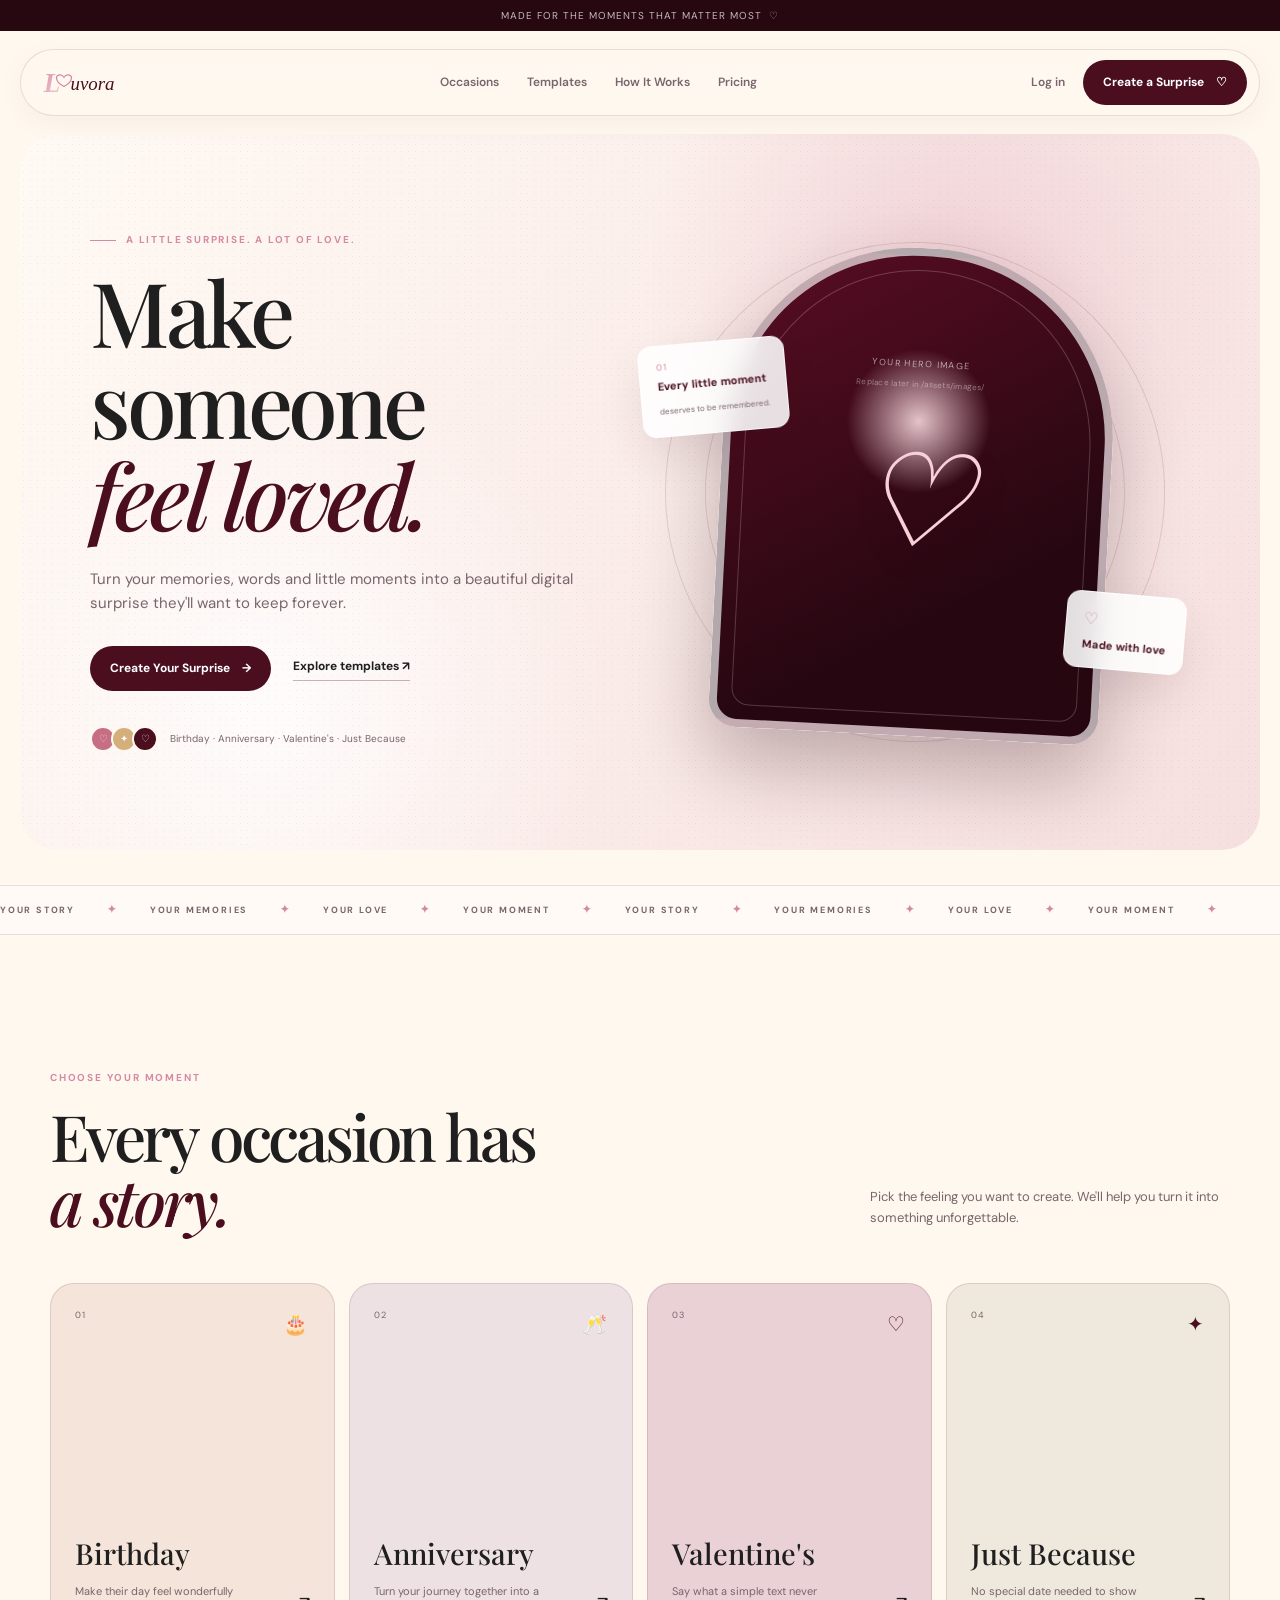
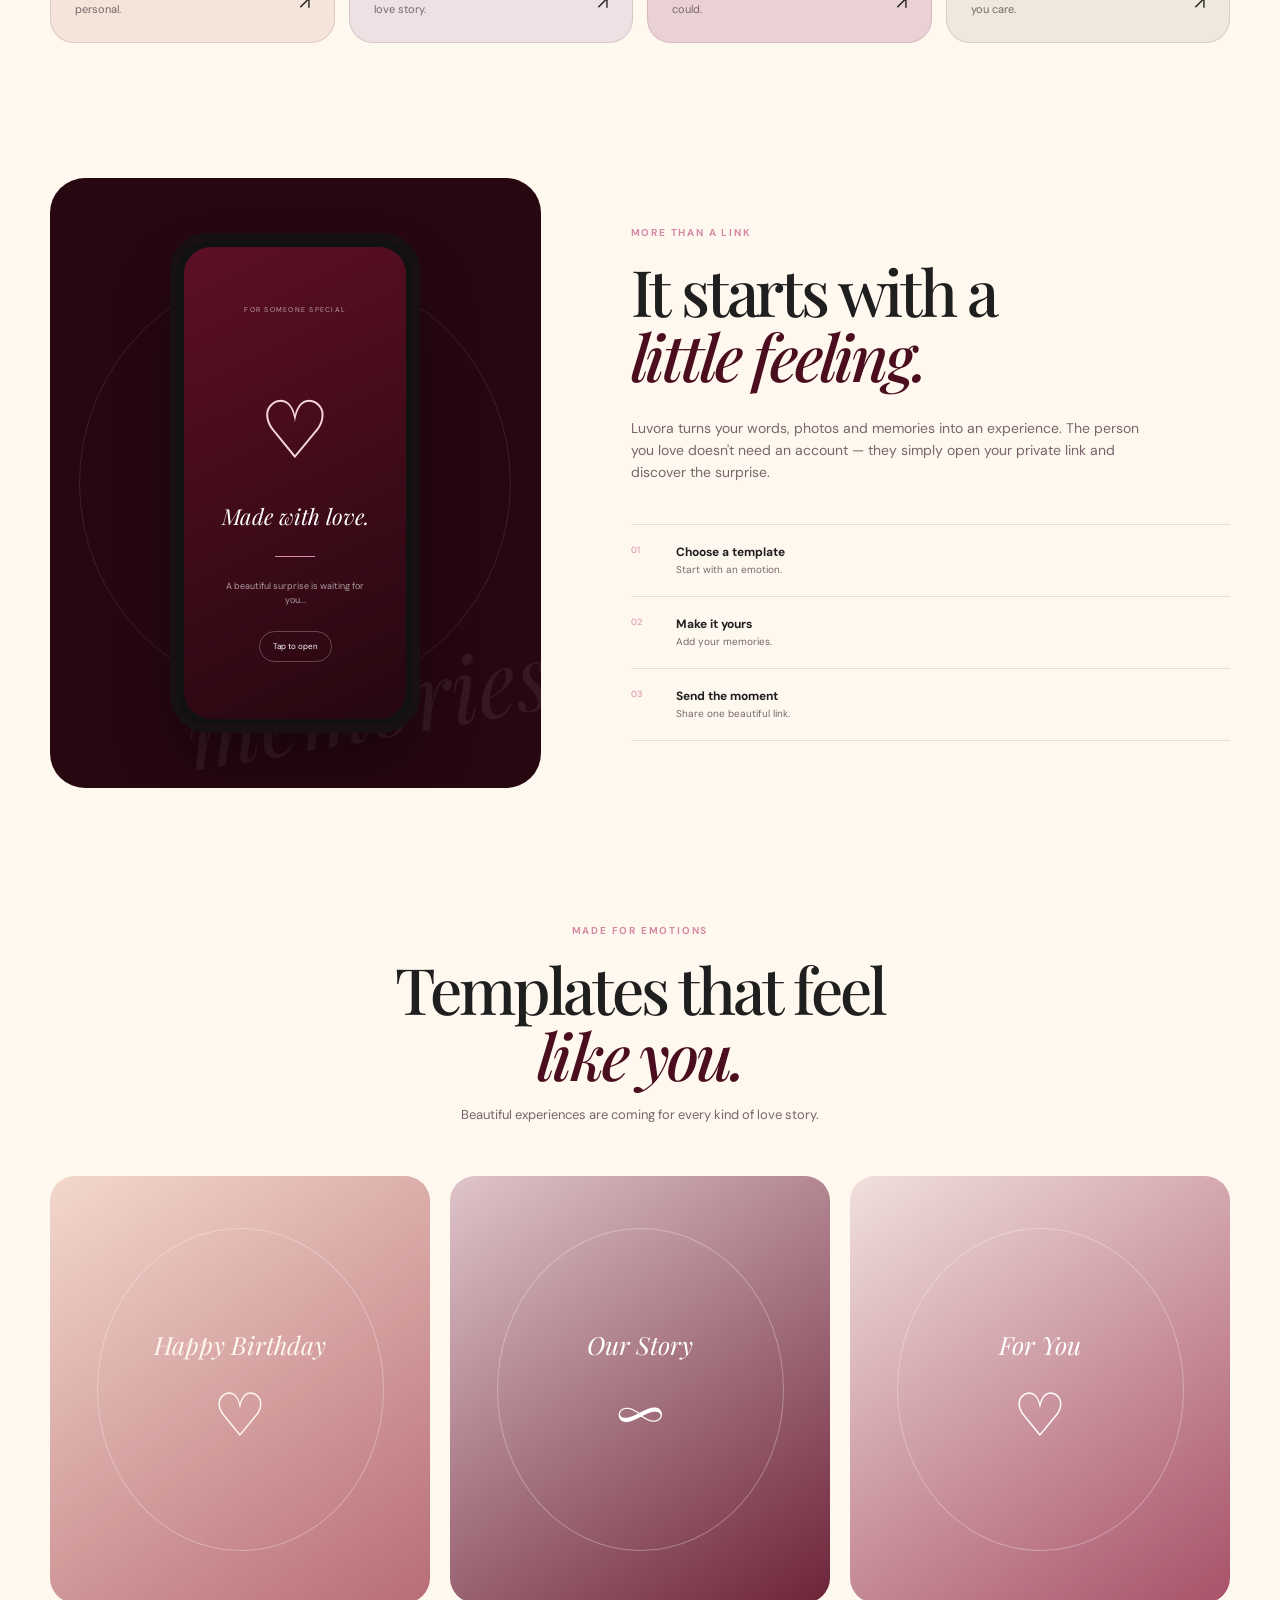
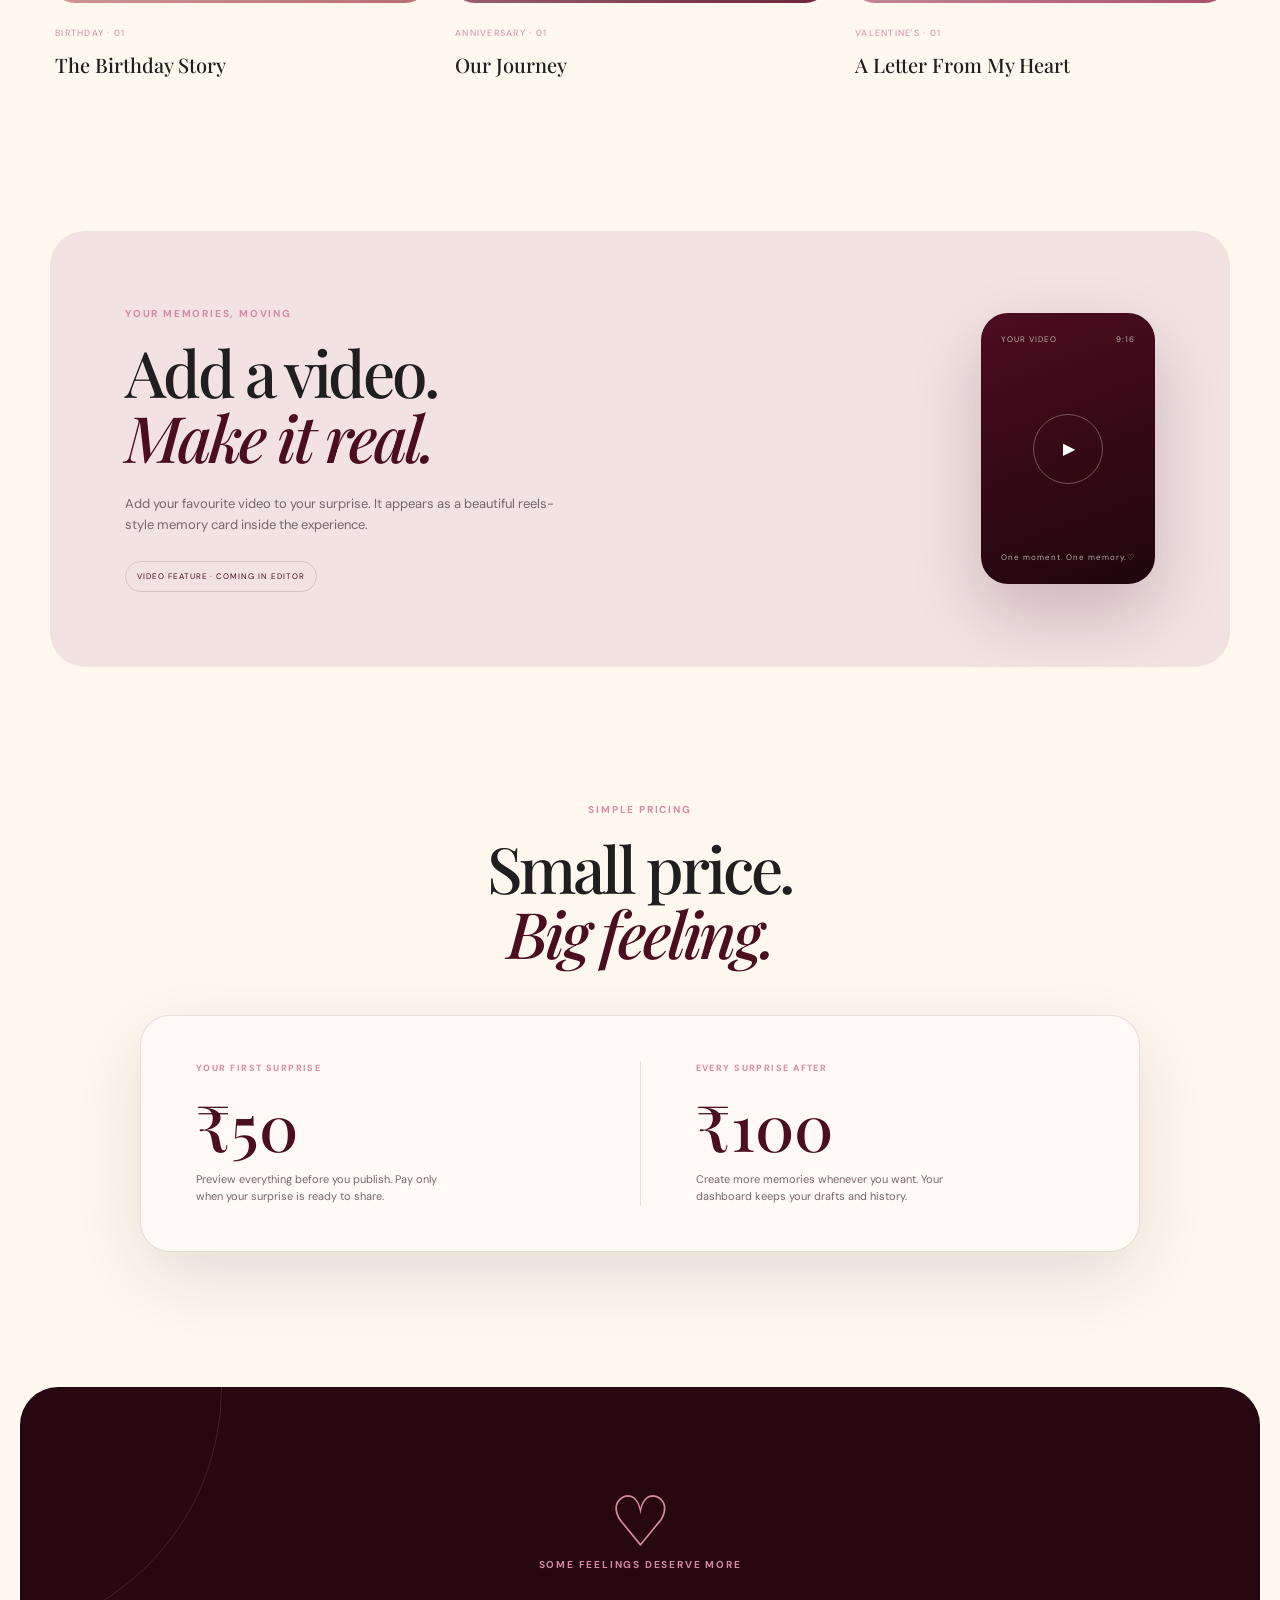
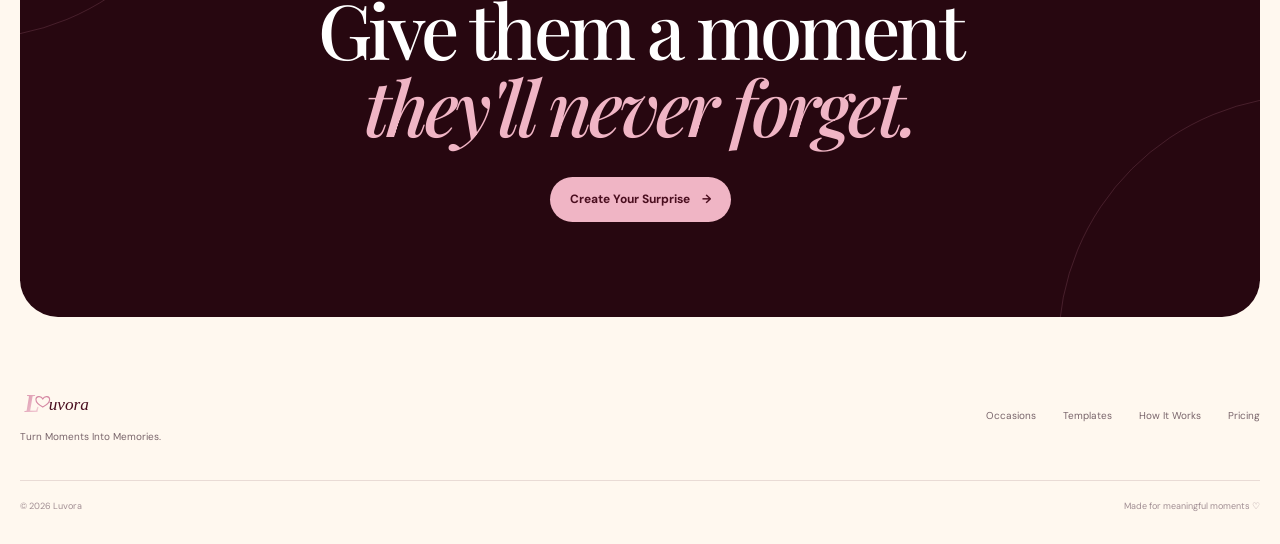
<file: index.html>
<!DOCTYPE html>
<html lang="en">
<head>
  <meta charset="UTF-8">
  <meta name="viewport" content="width=device-width, initial-scale=1.0">
  <meta name="description" content="Luvora — Turn Moments Into Memories. Create beautiful digital surprises for the people you love.">
  <title>Luvora — Turn Moments Into Memories</title>

  <link rel="canonical" href="https://luvoraofficial.github.io/">

<meta property="og:title" content="Luvora — Turn Moments Into Memories">
<meta property="og:description" content="Create beautiful personalized digital surprises for the people you love.">
<meta property="og:type" content="website">
<meta property="og:url" content="https://luvoraofficial.github.io/">
  
  <link rel="icon" type="image/svg+xml" href="assets/icons/favicon.svg">
  <link rel="stylesheet" href="css/home.css">
  <script src="assets/js/site-config.js"></script>
</head>
<body>

  <div class="top-strip">Made for the moments that matter most <span>♡</span></div>

  <header class="site-header">
    <a href="#" class="brand" aria-label="Luvora Home">
      <img class="brand-logo" src="assets/icons/luvora-logo.svg" alt="Luvora" data-site-brand>
    </a>

    <nav class="nav" aria-label="Main navigation">
      <a href="#occasions">Occasions</a>
      <a href="templates.html">Templates</a>
      <a href="#how-it-works">How It Works</a>
      <a href="#pricing">Pricing</a>
    </nav>

    <div class="header-actions">
      <a href="#login" class="login-link">Log in</a>
      <a href="#create" class="header-btn">Create a Surprise <span>♡</span></a>
    </div>
  </header>

  <main>

    <section class="hero">
      <div class="hero-noise"></div>
      <div class="hero-copy reveal">
        <div class="eyebrow"><span class="eyebrow-line"></span> A little surprise. A lot of love.</div>
        <h1>Make someone<br><em>feel loved.</em></h1>
        <p>
          Turn your memories, words and little moments into a beautiful
          digital surprise they'll want to keep forever.
        </p>

        <div class="hero-actions">
          <a href="#create" class="primary-btn">Create Your Surprise <span>→</span></a>
          <a href="templates.html" class="text-btn">Explore templates <span>↗</span></a>
        </div>

        <div class="hero-meta">
          <div class="avatar-stack" aria-hidden="true">
            <i>♡</i><i>✦</i><i>♡</i>
          </div>
          <span>Birthday · Anniversary · Valentine's · Just Because</span>
        </div>
      </div>

      <div class="hero-stage reveal">
        <div class="hero-orbit orbit-one"></div>
        <div class="hero-orbit orbit-two"></div>

        <div class="hero-image-placeholder">
          <div class="placeholder-label">
            <span>YOUR HERO IMAGE</span>
            <small>Replace later in /assets/images/</small>
          </div>
          <div class="placeholder-heart">♡</div>
        </div>

        <div class="memory-note note-one">
          <span>01</span>
          <strong>Every little moment</strong>
          <small>deserves to be remembered.</small>
        </div>

        <div class="memory-note note-two">
          <span>♡</span>
          <strong>Made with love</strong>
        </div>
      </div>
    </section>

    <section class="marquee">
      <div class="marquee-track">
        <span>YOUR STORY</span><b>✦</b><span>YOUR MEMORIES</span><b>✦</b>
        <span>YOUR LOVE</span><b>✦</b><span>YOUR MOMENT</span><b>✦</b>
        <span>YOUR STORY</span><b>✦</b><span>YOUR MEMORIES</span><b>✦</b>
        <span>YOUR LOVE</span><b>✦</b><span>YOUR MOMENT</span><b>✦</b>
      </div>
    </section>

    <section class="section occasions" id="occasions">
      <div class="section-heading split-heading">
        <div>
          <div class="eyebrow">Choose your moment</div>
          <h2>Every occasion has<br><em>a story.</em></h2>
        </div>
        <p>Pick the feeling you want to create. We'll help you turn it into something unforgettable.</p>
      </div>

      <div class="occasion-grid">
        <a class="occasion-card birthday" href="templates.html">
          <div class="card-top"><span>01</span><span>🎂</span></div>
          <div><h3>Birthday</h3><p>Make their day feel wonderfully personal.</p></div>
          <span class="card-arrow">↗</span>
        </a>

        <a class="occasion-card anniversary" href="templates.html">
          <div class="card-top"><span>02</span><span>🥂</span></div>
          <div><h3>Anniversary</h3><p>Turn your journey together into a love story.</p></div>
          <span class="card-arrow">↗</span>
        </a>

        <a class="occasion-card valentines" href="templates.html">
          <div class="card-top"><span>03</span><span>♡</span></div>
          <div><h3>Valentine's</h3><p>Say what a simple text never could.</p></div>
          <span class="card-arrow">↗</span>
        </a>

        <a class="occasion-card justbecause" href="templates.html">
          <div class="card-top"><span>04</span><span>✦</span></div>
          <div><h3>Just Because</h3><p>No special date needed to show you care.</p></div>
          <span class="card-arrow">↗</span>
        </a>
      </div>
    </section>

    <section class="story-section" id="how-it-works">
      <div class="story-visual">
        <div class="phone-frame">
          <div class="phone-screen">
            <div class="phone-small">FOR SOMEONE SPECIAL</div>
            <div class="phone-heart">♡</div>
            <div class="phone-script">Made with love.</div>
            <div class="phone-line"></div>
            <div class="phone-message">A beautiful surprise is waiting for you...</div>
            <div class="phone-button">Tap to open</div>
          </div>
        </div>
        <div class="floating-word">memories</div>
      </div>

      <div class="story-copy">
        <div class="eyebrow">More than a link</div>
        <h2>It starts with a<br><em>little feeling.</em></h2>
        <p>
          Luvora turns your words, photos and memories into an experience.
          The person you love doesn't need an account — they simply open your
          private link and discover the surprise.
        </p>

        <div class="mini-steps">
          <div><span>01</span><strong>Choose a template</strong><small>Start with an emotion.</small></div>
          <div><span>02</span><strong>Make it yours</strong><small>Add your memories.</small></div>
          <div><span>03</span><strong>Send the moment</strong><small>Share one beautiful link.</small></div>
        </div>
      </div>
    </section>

    <section class="section templates" id="templates">
      <div class="section-heading center-heading">
        <div class="eyebrow">Made for emotions</div>
        <h2>Templates that feel<br><em>like you.</em></h2>
        <p>Beautiful experiences are coming for every kind of love story.</p>
      </div>

      <div class="template-grid">
        <article class="template-card">
          <div class="template-art art-one"><span>Happy Birthday</span><b>♡</b></div>
          <div class="template-info"><span>Birthday · 01</span><h3>The Birthday Story</h3></div>
        </article>
        <article class="template-card">
          <div class="template-art art-two"><span>Our Story</span><b>∞</b></div>
          <div class="template-info"><span>Anniversary · 01</span><h3>Our Journey</h3></div>
        </article>
        <article class="template-card">
          <div class="template-art art-three"><span>For You</span><b>♡</b></div>
          <div class="template-info"><span>Valentine's · 01</span><h3>A Letter From My Heart</h3></div>
        </article>
      </div>
    </section>

    <section class="video-section">
      <div class="video-copy">
        <div class="eyebrow">Your memories, moving</div>
        <h2>Add a video.<br><em>Make it real.</em></h2>
        <p>
          Add your favourite video to your surprise. It appears as a
          beautiful reels-style memory card inside the experience.
        </p>
        <span class="coming-pill">VIDEO FEATURE · COMING IN EDITOR</span>
      </div>

      <div class="video-card-placeholder">
        <div class="video-top"><span>YOUR VIDEO</span><span>9:16</span></div>
        <div class="play-circle">▶</div>
        <div class="video-bottom"><span>One moment. One memory.</span><span>♡</span></div>
      </div>
    </section>

    <section class="pricing-section" id="pricing">
      <div class="section-heading center-heading">
        <div class="eyebrow">Simple pricing</div>
        <h2>Small price.<br><em>Big feeling.</em></h2>
      </div>

      <div class="price-card">
        <div class="price-copy">
          <span class="price-label">YOUR FIRST SURPRISE</span>
          <strong>₹50</strong>
          <p>Preview everything before you publish. Pay only when your surprise is ready to share.</p>
        </div>
        <div class="price-divider"></div>
        <div class="price-copy">
          <span class="price-label">EVERY SURPRISE AFTER</span>
          <strong>₹100</strong>
          <p>Create more memories whenever you want. Your dashboard keeps your drafts and history.</p>
        </div>
      </div>
    </section>

    <section class="final-cta" id="create">
      <div class="final-heart">♡</div>
      <div class="eyebrow">Some feelings deserve more</div>
      <h2>Give them a moment<br><em>they'll never forget.</em></h2>
      <a href="templates.html" class="primary-btn light-btn">Create Your Surprise <span>→</span></a>
    </section>

  </main>

  <footer class="footer">
    <div class="footer-main">
      <div>
        <img class="brand-logo footer-logo" src="assets/icons/luvora-logo.svg" alt="Luvora" data-site-brand>
        <p data-site-tagline>Turn Moments Into Memories.</p>
      </div>
      <div class="footer-links">
        <a href="#occasions">Occasions</a>
        <a href="templates.html">Templates</a>
        <a href="#how-it-works">How It Works</a>
        <a href="#pricing">Pricing</a>
      </div>
    </div>
    <div class="footer-bottom"><span>© <span data-site-year>2026</span> <span data-site-brand>Luvora</span></span><span>Made for meaningful moments ♡</span></div>
  </footer>

  <script>
    const observer = new IntersectionObserver((entries) => {
      entries.forEach(entry => {
        if (entry.isIntersecting) entry.target.classList.add('visible');
      });
    }, { threshold: 0.12 });

    document.querySelectorAll('.reveal, .occasion-card, .template-card, .mini-steps > div').forEach(el => observer.observe(el));
  </script>
</body>
</html>
</file>
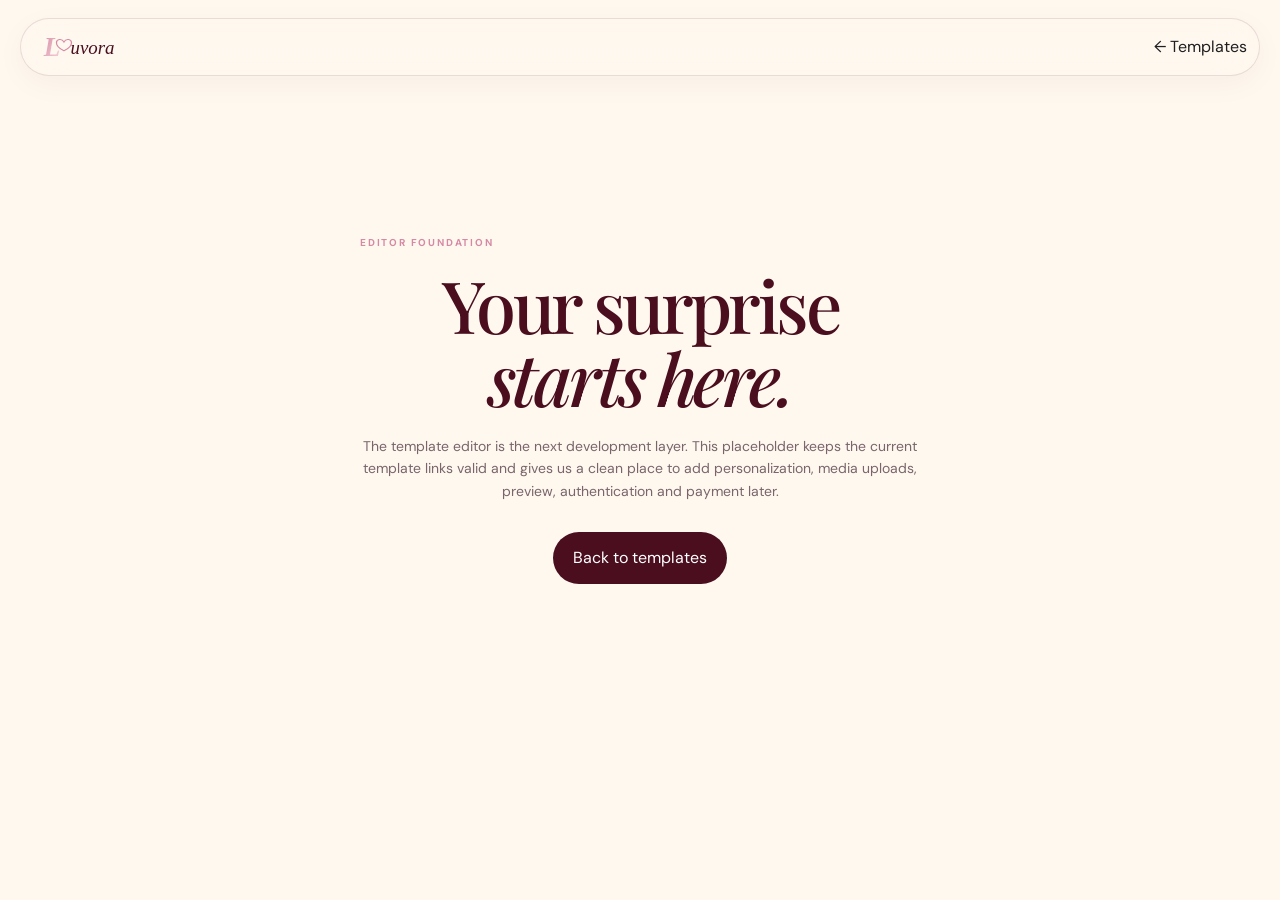
<file: editor.html>
<!DOCTYPE html>
<html lang="en">
<head>
  <meta charset="UTF-8">
  <meta name="viewport" content="width=device-width, initial-scale=1.0">
  <title>Luvora — Editor</title>
  <link rel="icon" type="image/svg+xml" href="assets/icons/favicon.svg">
  <link rel="stylesheet" href="css/home.css">
  <script src="assets/js/site-config.js"></script>
  <style>
    .editor-placeholder{min-height:70vh;display:grid;place-items:center;padding:40px;text-align:center}
    .editor-placeholder h1{font-size:clamp(42px,6vw,72px);color:var(--primary)}
    .editor-placeholder p{max-width:560px;margin:20px auto;color:var(--muted);font-size:14px}
    .editor-placeholder a{display:inline-block;margin-top:10px;padding:13px 20px;border-radius:999px;background:var(--primary);color:#fff}
  </style>
</head>
<body>
  <header class="site-header">
    <a href="index.html" class="brand" aria-label="Luvora Home">
      <img class="brand-logo" src="assets/icons/luvora-logo.svg" alt="Luvora" data-site-brand>
    </a>
    <a href="templates.html" class="back-link">← Templates</a>
  </header>
  <main class="editor-placeholder">
    <div>
      <div class="eyebrow">Editor foundation</div>
      <h1>Your surprise<br><em>starts here.</em></h1>
      <p>The template editor is the next development layer. This placeholder keeps the current template links valid and gives us a clean place to add personalization, media uploads, preview, authentication and payment later.</p>
      <a href="templates.html">Back to templates</a>
    </div>
  </main>
</body>
</html>
</file>
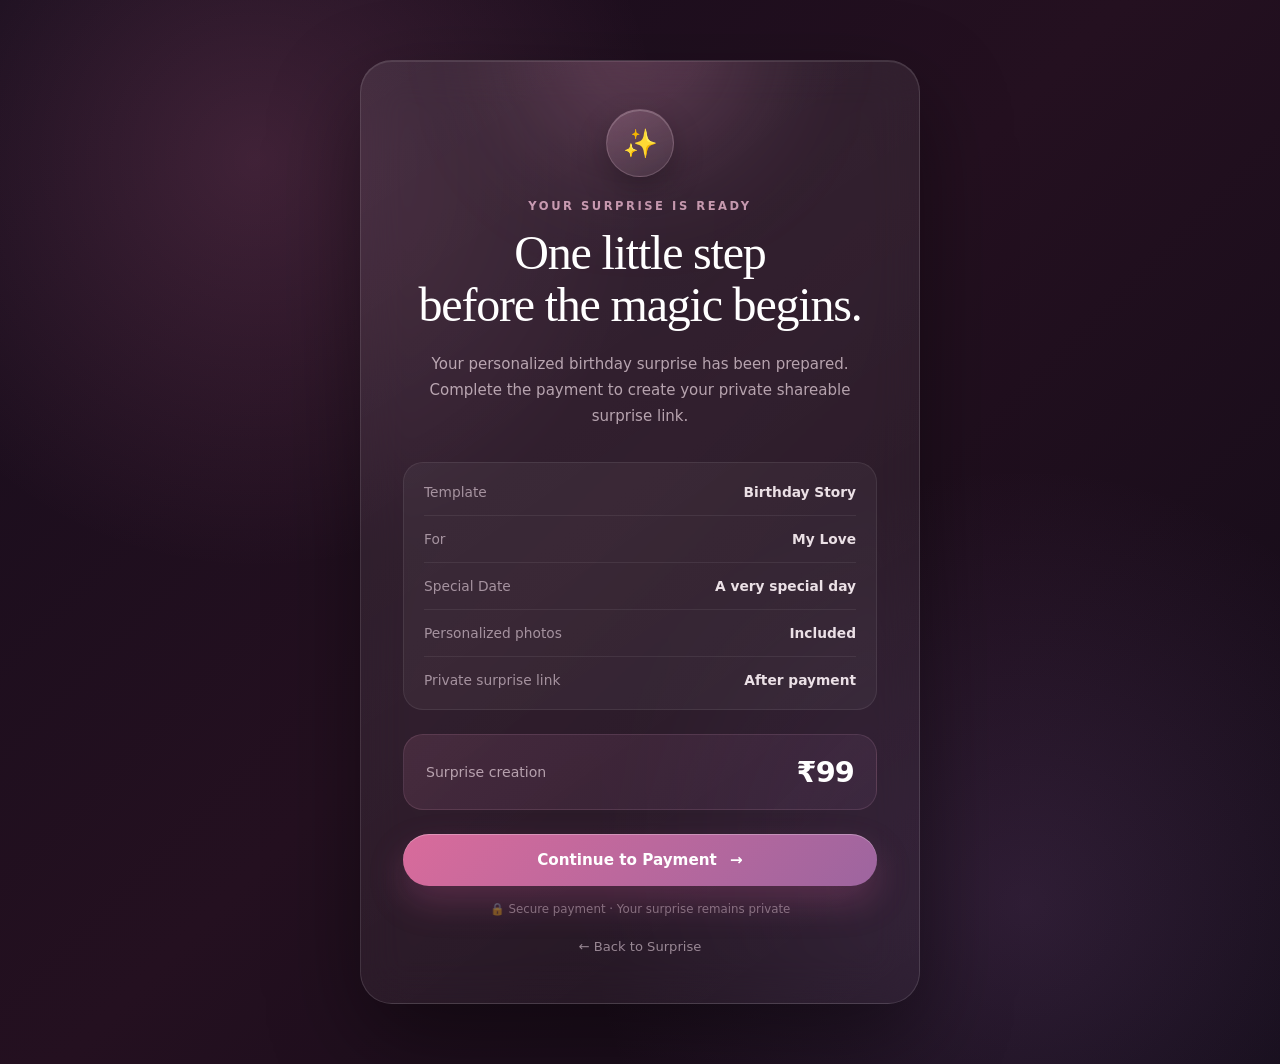
<file: payment.html>
<!DOCTYPE html>
<html lang="en">

<head>

  <meta charset="UTF-8">

  <meta
    name="viewport"
    content="width=device-width, initial-scale=1.0"
  >

  <title>Luvora — Complete Your Surprise</title>

  <link
    rel="stylesheet"
    href="css/payment.css"
  >

</head>

<body>

  <main class="payment-page">

    <section class="payment-card">

      <div class="payment-icon">
        ✨
      </div>

      <p class="payment-eyebrow">
        YOUR SURPRISE IS READY
      </p>

      <h1>
        One little step<br>
        before the magic begins.
      </h1>

      <p class="payment-description">
        Your personalized birthday surprise has been
        prepared. Complete the payment to create your
        private shareable surprise link.
      </p>


      <div class="payment-summary">

        <div class="summary-row">
          <span>Template</span>
          <strong>Birthday Story</strong>
        </div>

        <div class="summary-row">
  <span>For</span>
  <strong id="customerNameDisplay">My Love</strong>
</div>

<div class="summary-row">
  <span>Special Date</span>
  <strong id="customerDateDisplay">
    A very special day
  </strong>
</div>

        <div class="summary-row">
          <span>Personalized photos</span>
          <strong>Included</strong>
        </div>

        <div class="summary-row">
          <span>Private surprise link</span>
          <strong>After payment</strong>
        </div>

      </div>


      <div class="price-box">

        <span class="price-label">
          Surprise creation
        </span>

        <span class="price">
          ₹99
        </span>

      </div>


      <button
        type="button"
        class="payment-button"
        id="payNowButton"
      >
        Continue to Payment
        <span>→</span>
      </button>


      <p class="secure-note">
        🔒 Secure payment · Your surprise remains private
      </p>


      <button
        type="button"
        class="back-button"
        id="backButton"
      >
        ← Back to Surprise
      </button>

    </section>

  </main>


  <script src="templates/payment.js"></script>

</body>

</html>
</file>
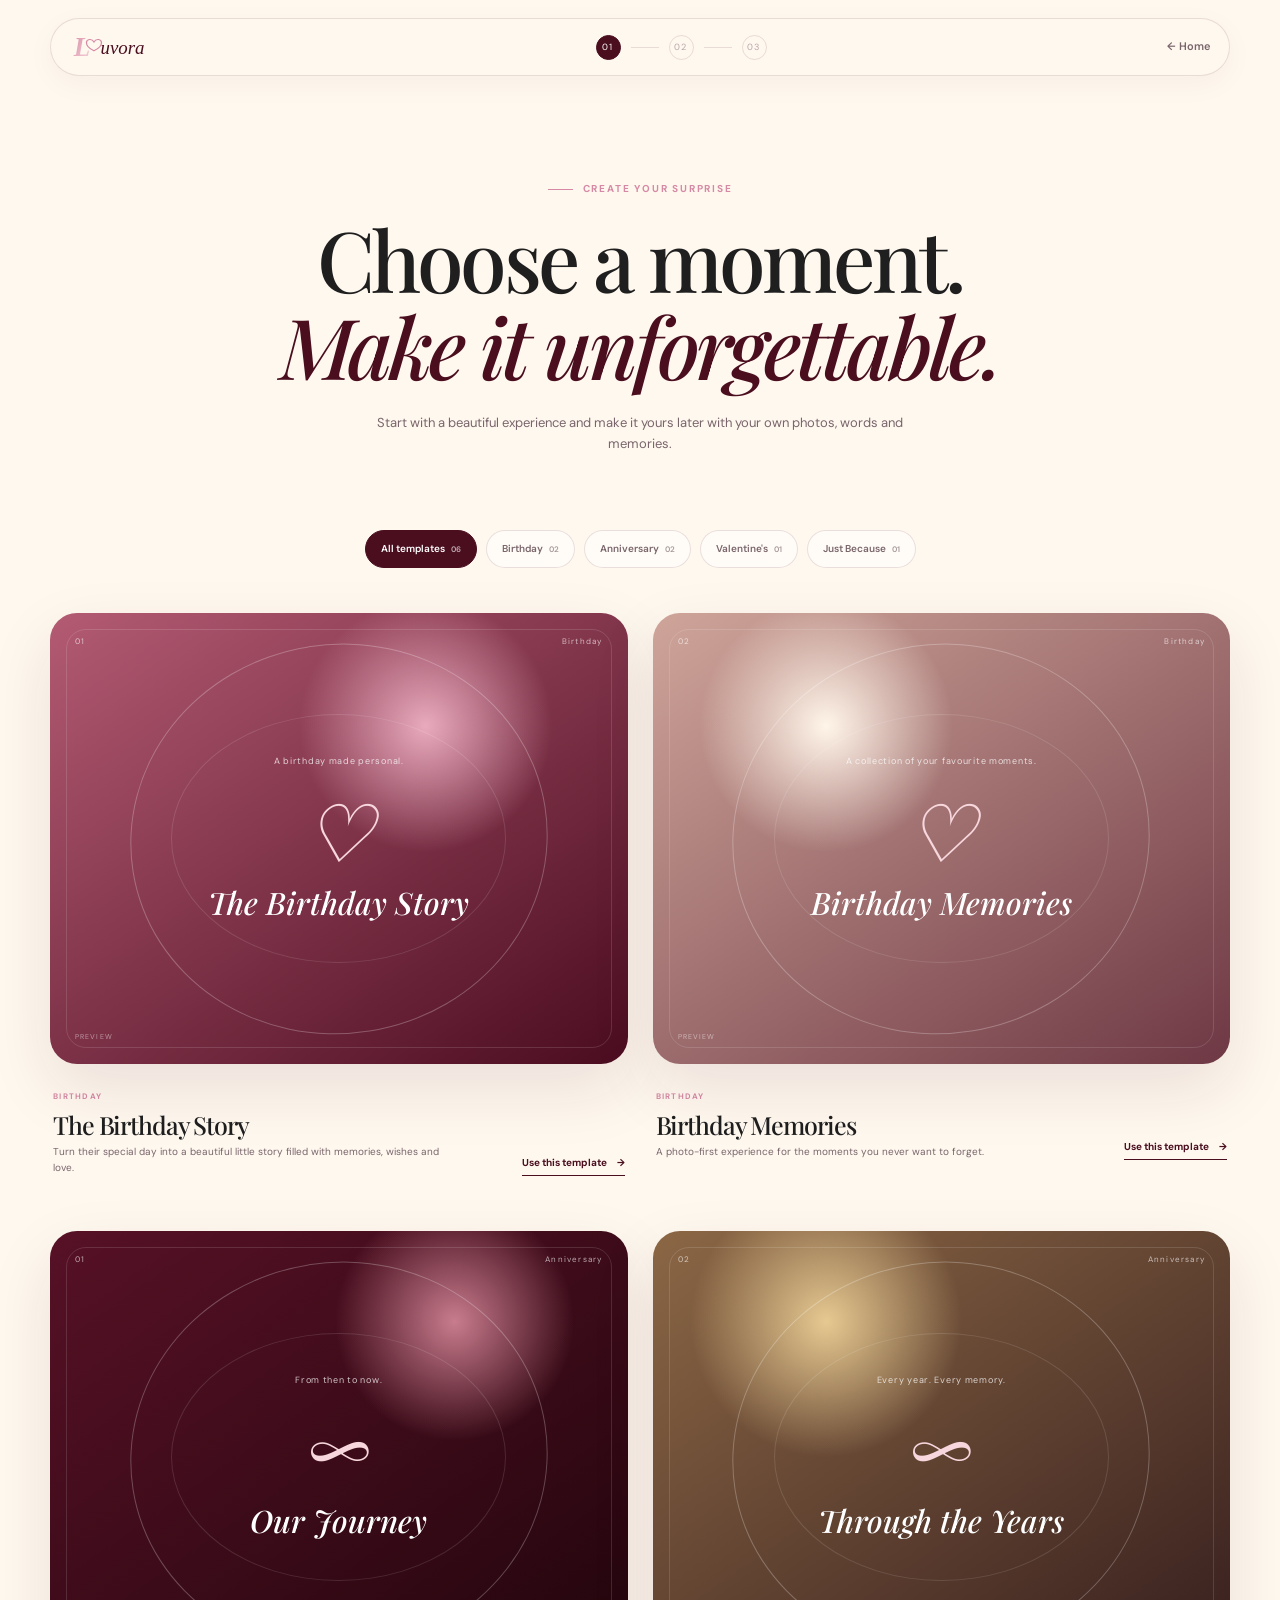
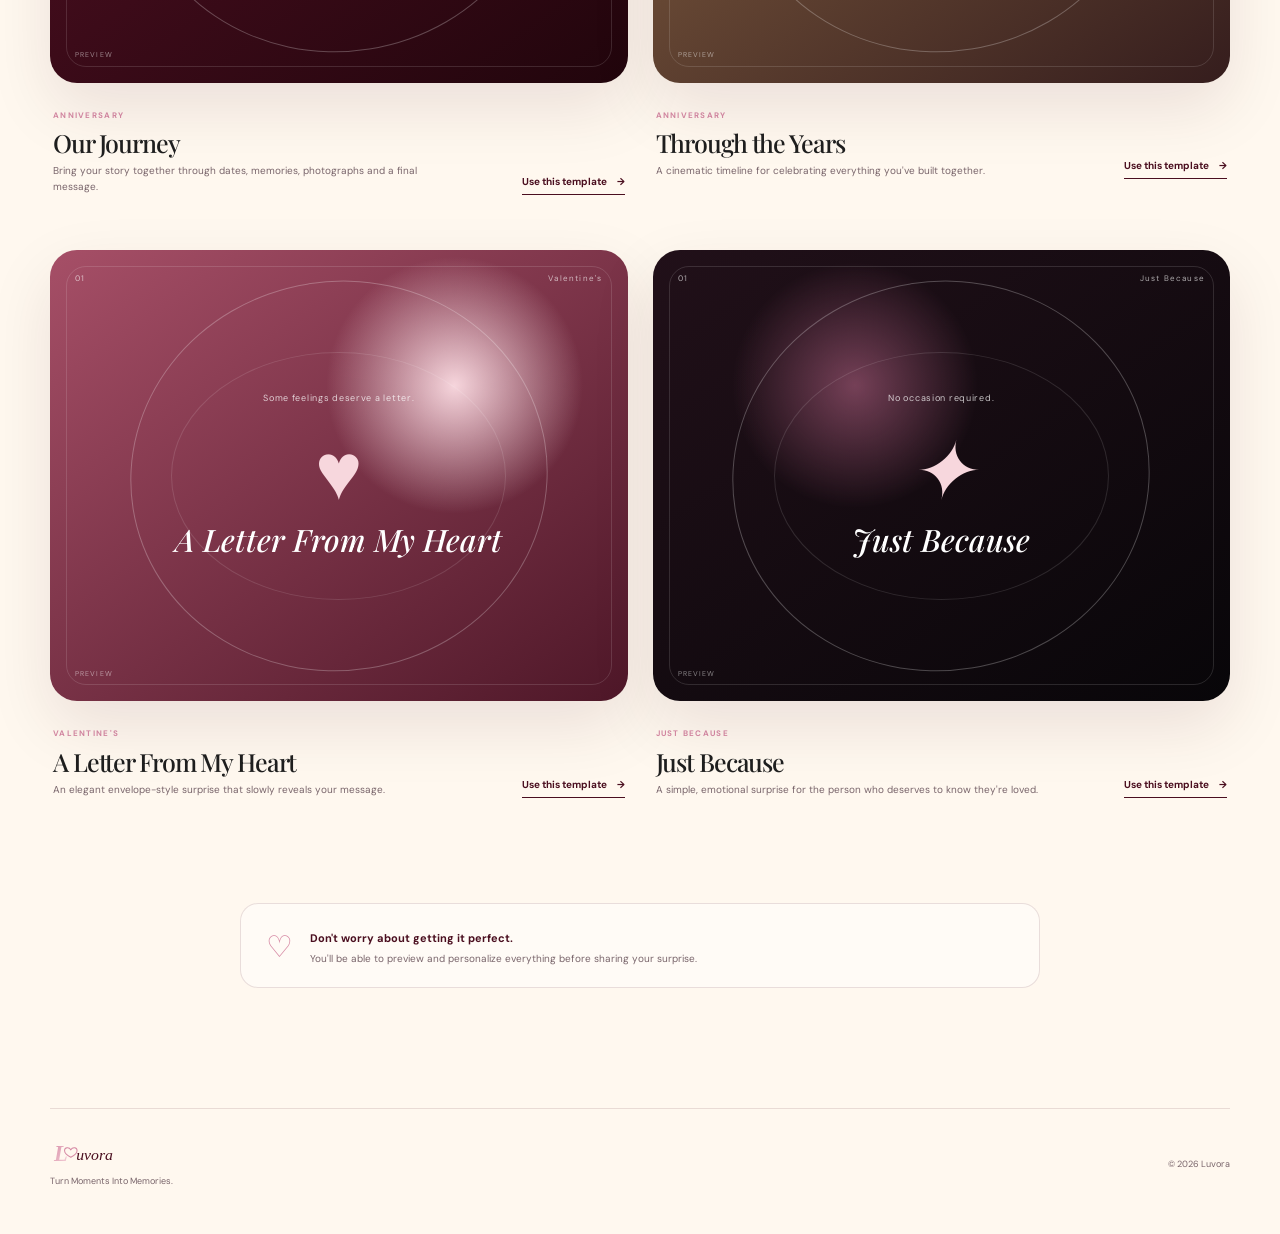
<file: templates.html>
<!DOCTYPE html>
<html lang="en">
<head>
  <meta charset="UTF-8">
  <meta name="viewport" content="width=device-width, initial-scale=1.0">
  <meta name="description" content="Choose a beautiful Luvora surprise template for birthdays, anniversaries, Valentine's Day and more.">
  <title>Choose a Template — Luvora</title>
  <link rel="icon" type="image/svg+xml" href="assets/icons/favicon.svg">
  <link rel="stylesheet" href="css/templates.css">
</head>
<body>

  <header class="site-header">
    <a href="index.html" class="brand" aria-label="Luvora Home">
      <img class="brand-logo" src="assets/icons/luvora-logo.svg" alt="Luvora" data-site-brand>
    </a>

    <div class="step-indicator">
      <span class="active">01</span>
      <i></i>
      <span>02</span>
      <i></i>
      <span>03</span>
    </div>

    <a href="index.html" class="back-link">← Home</a>
  </header>

  <main>
    <section class="template-hero">
      <div class="eyebrow"><span class="eyebrow-line"></span> Create your surprise</div>
      <h1>Choose a moment.<br><em>Make it unforgettable.</em></h1>
      <p>Start with a beautiful experience and make it yours later with your own photos, words and memories.</p>
    </section>

    <section class="template-area">
      <div class="filter-row" aria-label="Template filters">
        <button class="filter active" data-filter="all">All templates <span>06</span></button>
        <button class="filter" data-filter="birthday">Birthday <span>02</span></button>
        <button class="filter" data-filter="anniversary">Anniversary <span>02</span></button>
        <button class="filter" data-filter="valentines">Valentine's <span>01</span></button>
        <button class="filter" data-filter="just-because">Just Because <span>01</span></button>
      </div>

      <div class="template-grid" id="templateGrid"></div>

      <div class="empty-state" id="emptyState">
        <span>♡</span>
        <h2>More beautiful moments are coming.</h2>
        <p>We're preparing more experiences for every kind of love story.</p>
      </div>
    </section>

    <section class="bottom-note">
      <span>♡</span>
      <div>
        <strong>Don't worry about getting it perfect.</strong>
        <p>You'll be able to preview and personalize everything before sharing your surprise.</p>
      </div>
    </section>
  </main>

  <footer class="footer">
    <div>
      <img class="brand-logo footer-logo" src="assets/icons/luvora-logo.svg" alt="Luvora" data-site-brand>
      <p data-site-tagline>Turn Moments Into Memories.</p>
    </div>
    <span>© <span data-site-year>2026</span> <span data-site-brand>Luvora</span></span>
  </footer>

  <script src="assets/js/site-config.js"></script>
  <script src="templates/templates.js"></script>
  <script>
    const grid = document.getElementById("templateGrid");
    const emptyState = document.getElementById("emptyState");
    const filters = document.querySelectorAll(".filter");

    function renderTemplates(filter = "all") {
      const list = filter === "all"
        ? LUVORA_TEMPLATES
        : LUVORA_TEMPLATES.filter(t => t.occasion === filter);

      grid.innerHTML = "";

      list.forEach((template, index) => {
        const card = document.createElement("article");
        card.className = "template-card";
        card.dataset.occasion = template.occasion;

        card.innerHTML = `
          <div class="template-visual ${template.accent}">
            <div class="visual-top">
              <span>${template.number}</span>
              <span>${occasionLabel(template.occasion)}</span>
            </div>
            <div class="visual-center">
              <small>${template.subtitle}</small>
              <div class="visual-symbol">${symbol(template.occasion)}</div>
              <strong>${template.title}</strong>
            </div>
            <div class="visual-frame"></div>
            <span class="visual-coming">PREVIEW</span>
          </div>

          <div class="template-info">
            <div>
              <span class="template-category">${occasionLabel(template.occasion)}</span>
              <h2>${template.title}</h2>
              <p>${template.description}</p>
            </div>
            <a class="use-template" href="${template.page || `editor.html?template=${template.id}`}">
             Use this template <span>→</span>
            </a>
          </div>
        `;

        grid.appendChild(card);
        requestAnimationFrame(() => setTimeout(() => card.classList.add("show"), index * 70));
      });

      emptyState.classList.toggle("show", list.length === 0);
    }

    function occasionLabel(value) {
      const labels = {
        birthday: "Birthday",
        anniversary: "Anniversary",
        valentines: "Valentine's",
        "just-because": "Just Because"
      };
      return labels[value] || value;
    }

    function symbol(value) {
      const symbols = {
        birthday: "♡",
        anniversary: "∞",
        valentines: "♥",
        "just-because": "✦"
      };
      return symbols[value] || "♡";
    }

    filters.forEach(button => {
      button.addEventListener("click", () => {
        filters.forEach(b => b.classList.remove("active"));
        button.classList.add("active");
        renderTemplates(button.dataset.filter);
      });
    });

    const initialFilter = new URLSearchParams(window.location.search).get("occasion") || "all";
    const initialButton = document.querySelector(`.filter[data-filter="${initialFilter}"]`);
    if (initialButton) {
      filters.forEach(b => b.classList.remove("active"));
      initialButton.classList.add("active");
    }
    renderTemplates(initialButton ? initialFilter : "all");
  </script>
</body>
</html>
</file>
<file: css/home.css>
@import url('https://fonts.googleapis.com/css2?family=DM+Sans:wght@400;500;600;700&family=Playfair+Display:ital,wght@0,500;0,600;1,500;1,600&display=swap');

:root{
  --primary:#4A0E1F;
  --primary-dark:#270710;
  --rose:#D689A4;
  --blush:#F7D7DD;
  --cream:#FFF8EF;
  --cream-2:#F6E9E5;
  --charcoal:#1F1F1F;
  --muted:#79656B;
  --gold:#D4AF7C;
  --white:#fff;
  --line:rgba(74,14,31,.12);
  --shadow:0 25px 80px rgba(57,10,25,.12);
}

*{box-sizing:border-box;margin:0;padding:0}
html{scroll-behavior:smooth}
body{
  font-family:"DM Sans",sans-serif;
  color:var(--charcoal);
  background:var(--cream);
  line-height:1.6;
  overflow-x:hidden;
}
a{text-decoration:none;color:inherit}
button,input{font:inherit}

.top-strip{
  height:31px;
  background:var(--primary-dark);
  color:rgba(255,255,255,.72);
  display:flex;
  align-items:center;
  justify-content:center;
  gap:7px;
  font-size:10px;
  letter-spacing:.1em;
  text-transform:uppercase;
}
.top-strip span{color:var(--rose)}

.site-header{
  width:min(1240px,calc(100% - 40px));
  margin:18px auto;
  padding:10px 12px 10px 18px;
  border:1px solid var(--line);
  border-radius:999px;
  background:rgba(255,248,239,.88);
  backdrop-filter:blur(20px);
  display:flex;
  align-items:center;
  justify-content:space-between;
  gap:25px;
  position:sticky;
  top:12px;
  z-index:100;
  box-shadow:0 8px 30px rgba(74,14,31,.04);
}
.brand-logo{width:126px;height:auto;display:block}
.nav{display:flex;align-items:center;gap:28px;font-size:12px;color:var(--muted);font-weight:600}
.nav a{transition:color .2s}.nav a:hover{color:var(--primary)}
.header-actions{display:flex;align-items:center;gap:18px}
.login-link{font-size:12px;font-weight:600;color:var(--muted)}
.header-btn,.primary-btn{
  display:inline-flex;
  align-items:center;
  justify-content:center;
  gap:12px;
  background:var(--primary);
  color:#fff;
  border-radius:999px;
  padding:13px 20px;
  font-size:12px;
  font-weight:700;
  transition:.25s ease;
}
.header-btn:hover,.primary-btn:hover{transform:translateY(-2px);box-shadow:0 13px 30px rgba(74,14,31,.2)}

.hero{
  width:min(1240px,calc(100% - 40px));
  min-height:690px;
  margin:0 auto;
  border-radius:38px;
  overflow:hidden;
  position:relative;
  display:grid;
  grid-template-columns:1fr 1fr;
  align-items:center;
  padding:78px 70px;
  background:
    radial-gradient(circle at 75% 20%,rgba(214,137,164,.25),transparent 28%),
    radial-gradient(circle at 20% 80%,rgba(255,255,255,.8),transparent 30%),
    linear-gradient(125deg,#fffaf4,#f6dfdf);
}
.hero-noise{
  position:absolute;inset:0;opacity:.07;pointer-events:none;
  background-image:radial-gradient(#4A0E1F .7px,transparent .7px);
  background-size:7px 7px;
}
.hero-copy{position:relative;z-index:2;max-width:600px}
.eyebrow{
  color:var(--rose);
  text-transform:uppercase;
  letter-spacing:.18em;
  font-size:10px;
  font-weight:700;
  display:flex;
  align-items:center;
  gap:10px;
  margin-bottom:17px;
}
.eyebrow-line{width:26px;height:1px;background:var(--rose)}
h1,h2,h3{font-family:"Playfair Display",serif}
h1,h2{font-weight:500;letter-spacing:-.05em;line-height:1.02}
h1{font-size:clamp(62px,7vw,96px)}
h2{font-size:clamp(46px,5vw,70px)}
h1 em,h2 em{font-style:italic;color:var(--primary)}
.hero-copy>p{
  color:var(--muted);
  font-size:15px;
  max-width:510px;
  margin:28px 0 31px;
}
.hero-actions{display:flex;align-items:center;gap:22px;flex-wrap:wrap}
.text-btn{font-size:12px;font-weight:700;border-bottom:1px solid rgba(74,14,31,.3);padding-bottom:4px}
.hero-meta{display:flex;align-items:center;gap:12px;margin-top:35px;color:var(--muted);font-size:10px}
.avatar-stack{display:flex}
.avatar-stack i{
  width:26px;height:26px;border-radius:50%;
  border:2px solid var(--cream);
  margin-left:-5px;display:grid;place-items:center;
  background:var(--primary);color:var(--blush);font-style:normal;
  font-size:10px;
}
.avatar-stack i:first-child{margin-left:0;background:#c66e83}
.avatar-stack i:nth-child(2){background:var(--gold);color:#fff}
.hero-stage{height:560px;position:relative;display:grid;place-items:center}
.hero-image-placeholder{
  width:min(390px,78%);
  aspect-ratio:4/5;
  border-radius:190px 190px 28px 28px;
  position:relative;
  overflow:hidden;
  display:grid;
  place-items:center;
  background:
    radial-gradient(circle at 50% 35%,rgba(246,215,221,.9),transparent 20%),
    linear-gradient(150deg,#5a0d23,#260711 70%);
  box-shadow:0 35px 80px rgba(39,7,16,.28);
  transform:rotate(3deg);
  border:8px solid rgba(255,255,255,.65);
}
.hero-image-placeholder:before{
  content:"";
  position:absolute;inset:14px;
  border:1px solid rgba(255,255,255,.2);
  border-radius:175px 175px 18px 18px;
}
.placeholder-label{
  position:absolute;left:50%;top:25%;transform:translate(-50%,-50%);
  width:75%;text-align:center;color:rgba(255,255,255,.58);
  font-size:9px;letter-spacing:.16em;
}
.placeholder-label small{display:block;margin-top:7px;font-size:8px;letter-spacing:.03em;text-transform:none;opacity:.7}
.placeholder-heart{font-family:"Playfair Display";font-size:130px;color:#f6d1d9;font-style:italic;text-shadow:0 15px 40px rgba(0,0,0,.2)}
.hero-orbit{position:absolute;border:1px solid rgba(74,14,31,.12);border-radius:50%;pointer-events:none}
.orbit-one{width:500px;height:500px;transform:rotate(-20deg)}
.orbit-two{width:420px;height:420px;transform:rotate(35deg)}
.memory-note{
  position:absolute;background:rgba(255,255,255,.87);backdrop-filter:blur(12px);
  border:1px solid rgba(255,255,255,.7);box-shadow:0 20px 45px rgba(50,7,22,.1);
  border-radius:14px;padding:14px 17px;color:var(--primary);
}
.memory-note span{display:block;color:var(--rose);font-size:9px;letter-spacing:.12em}
.memory-note strong{display:block;font-size:11px;margin-top:4px}
.memory-note small{font-size:8px;color:var(--muted)}
.note-one{left:0;top:23%;transform:rotate(-5deg)}
.note-two{right:1%;bottom:18%;transform:rotate(5deg);font-size:11px}
.note-two span{font-size:16px;display:inline;margin-right:6px}

.marquee{
  width:100%;overflow:hidden;border-bottom:1px solid var(--line);border-top:1px solid var(--line);
  margin-top:35px;background:#fffaf6;
}
.marquee-track{
  width:max-content;display:flex;align-items:center;gap:32px;
  padding:15px 0;animation:scroll 25s linear infinite;
  font-size:9px;letter-spacing:.2em;font-weight:700;color:var(--muted);
}
.marquee b{color:var(--rose);font-size:11px}
@keyframes scroll{to{transform:translateX(-50%)}}

.section{width:min(1180px,calc(100% - 40px));margin:135px auto 0}
.section-heading{margin-bottom:50px}
.split-heading{display:flex;justify-content:space-between;align-items:end;gap:50px}
.split-heading>p{max-width:360px;color:var(--muted);font-size:13px;padding-bottom:5px}
.occasion-grid{display:grid;grid-template-columns:repeat(4,1fr);gap:14px}
.occasion-card{
  min-height:360px;padding:24px;display:flex;flex-direction:column;justify-content:space-between;
  border-radius:24px;position:relative;overflow:hidden;transition:.3s ease;border:1px solid var(--line);
}
.occasion-card:hover{transform:translateY(-8px);box-shadow:var(--shadow)}
.occasion-card h3{font-size:29px;font-weight:500;margin-bottom:7px}
.occasion-card p{font-size:11px;color:var(--muted);max-width:170px}
.card-top{display:flex;justify-content:space-between;font-size:9px;letter-spacing:.15em;color:var(--muted)}
.card-top span:last-child{font-size:20px;color:var(--primary)}
.card-arrow{position:absolute;right:24px;bottom:25px;font-size:18px}
.birthday{background:#f4e4d9}.anniversary{background:#eee1e4}.valentines{background:#ead1d6}.justbecause{background:#eee9dc}

.story-section{
  width:min(1180px,calc(100% - 40px));margin:135px auto 0;
  display:grid;grid-template-columns:.9fr 1.1fr;gap:90px;align-items:center;
}
.story-visual{height:610px;border-radius:35px;background:var(--primary-dark);position:relative;display:grid;place-items:center;overflow:hidden}
.story-visual:after{content:"";position:absolute;width:430px;height:430px;border:1px solid rgba(255,255,255,.1);border-radius:50%}
.phone-frame{
  width:250px;height:500px;border:8px solid #171014;border-radius:38px;background:#111;
  box-shadow:0 35px 60px rgba(0,0,0,.3);z-index:2;padding:6px;
}
.phone-screen{
  height:100%;border-radius:27px;
  background:linear-gradient(155deg,#5d0f25,#25070f);
  color:#fff;display:flex;flex-direction:column;align-items:center;justify-content:center;text-align:center;padding:25px;
}
.phone-small{font-size:7px;letter-spacing:.18em;opacity:.6}
.phone-heart{font-size:80px;font-family:"Playfair Display";margin:45px 0 10px;color:#f7d7dd}
.phone-script{font-family:"Playfair Display";font-style:italic;font-size:22px}
.phone-line{width:40px;height:1px;background:#d689a4;margin:22px 0}
.phone-message{font-size:9px;color:rgba(255,255,255,.6);max-width:150px}
.phone-button{margin-top:24px;border:1px solid rgba(255,255,255,.25);border-radius:99px;padding:8px 13px;font-size:8px}
.floating-word{
  position:absolute;bottom:25px;right:-10px;color:rgba(255,255,255,.07);
  font:italic 90px "Playfair Display";transform:rotate(-10deg)
}
.story-copy>p{max-width:520px;color:var(--muted);font-size:14px;margin:28px 0 40px}
.mini-steps{border-top:1px solid var(--line)}
.mini-steps>div{
  padding:18px 0;border-bottom:1px solid var(--line);display:grid;grid-template-columns:35px 1fr;column-gap:10px;
  transition:.3s;opacity:0;transform:translateY(15px)
}
.mini-steps>div.visible{opacity:1;transform:none}
.mini-steps span{grid-row:span 2;font-size:9px;color:var(--rose)}
.mini-steps strong{font-size:12px}.mini-steps small{font-size:10px;color:var(--muted)}

.center-heading{text-align:center;max-width:650px;margin-left:auto;margin-right:auto}
.center-heading .eyebrow{justify-content:center}
.center-heading>p:last-child{color:var(--muted);font-size:13px;margin-top:18px}
.template-grid{display:grid;grid-template-columns:repeat(3,1fr);gap:20px}
.template-card{opacity:0;transform:translateY(20px);transition:.6s ease}
.template-card.visible{opacity:1;transform:none}
.template-art{aspect-ratio:4/4.5;border-radius:25px;display:flex;flex-direction:column;align-items:center;justify-content:center;position:relative;overflow:hidden}
.template-art:after{content:"";position:absolute;width:75%;height:75%;border:1px solid rgba(255,255,255,.3);border-radius:50%}
.template-art span{font:italic 25px "Playfair Display";z-index:1}
.template-art b{font:60px "Playfair Display";font-weight:400;z-index:1;margin-top:10px}
.art-one{background:linear-gradient(145deg,#f3d8cc,#b86d75);color:#fff8ef}
.art-two{background:linear-gradient(145deg,#dfc5ca,#6d2438);color:#fff}
.art-three{background:linear-gradient(145deg,#f0e0dc,#a85168);color:#fff}
.template-info{padding:15px 5px}
.template-info span{font-size:9px;text-transform:uppercase;letter-spacing:.14em;color:var(--rose)}
.template-info h3{font-size:20px;font-weight:500;margin-top:5px}

.video-section{
  width:min(1180px,calc(100% - 40px));margin:135px auto 0;padding:75px;
  border-radius:35px;background:#f2e2e2;display:grid;grid-template-columns:1fr .8fr;gap:80px;align-items:center;
}
.video-copy>p{max-width:440px;color:var(--muted);font-size:13px;margin:25px 0}
.coming-pill{display:inline-block;border:1px solid rgba(74,14,31,.15);padding:8px 11px;border-radius:99px;font-size:8px;letter-spacing:.12em;color:var(--primary)}
.video-card-placeholder{
  aspect-ratio:9/14;border-radius:27px;max-width:300px;margin-left:auto;
  background:linear-gradient(160deg,#4d0c20,#1e060c);color:#fff;padding:20px;
  display:flex;flex-direction:column;justify-content:space-between;box-shadow:0 30px 70px rgba(54,7,21,.2);
}
.video-top,.video-bottom{display:flex;justify-content:space-between;font-size:8px;letter-spacing:.12em;opacity:.65}
.play-circle{
  width:70px;height:70px;border-radius:50%;margin:auto;display:grid;place-items:center;
  border:1px solid rgba(255,255,255,.3);font-size:16px;padding-left:3px
}

.pricing-section{width:min(1000px,calc(100% - 40px));margin:135px auto}
.price-card{
  border:1px solid var(--line);background:#fffaf6;border-radius:30px;padding:45px 55px;
  display:grid;grid-template-columns:1fr 1px 1fr;gap:55px;box-shadow:var(--shadow)
}
.price-copy{display:flex;flex-direction:column}.price-label{font-size:9px;letter-spacing:.16em;color:var(--rose);font-weight:700}
.price-copy strong{font:500 64px "Playfair Display";color:var(--primary);line-height:1;margin:18px 0 13px}
.price-copy p{font-size:11px;color:var(--muted);max-width:260px}
.price-divider{background:var(--line)}

.final-cta{
  width:min(1240px,calc(100% - 40px));margin:0 auto 25px;padding:95px 30px;text-align:center;
  border-radius:38px;background:var(--primary-dark);color:#fff;position:relative;overflow:hidden;
}
.final-cta:before,.final-cta:after{content:"";position:absolute;border:1px solid rgba(214,137,164,.18);border-radius:50%;width:500px;height:500px}
.final-cta:before{left:-300px;top:-250px}.final-cta:after{right:-300px;bottom:-280px}
.final-cta .eyebrow{justify-content:center}
.final-cta h2{font-size:clamp(48px,6vw,76px);position:relative;z-index:2}
.final-cta h2 em{color:#f0b5c5}
.final-heart{font:70px "Playfair Display";color:#d689a4;line-height:1;margin-bottom:5px}
.light-btn{background:#f0b5c5;color:var(--primary);margin-top:32px;position:relative;z-index:2}

.footer{width:min(1240px,calc(100% - 40px));margin:0 auto;padding:45px 0 30px}
.footer-main{display:flex;justify-content:space-between;gap:30px;padding-bottom:35px;border-bottom:1px solid var(--line)}
.footer-logo{width:115px}
.footer-main p{font-size:10px;color:var(--muted);margin-top:9px}
.footer-links{display:flex;gap:27px;align-items:center;font-size:10px;color:var(--muted)}
.footer-bottom{display:flex;justify-content:space-between;padding-top:18px;color:#a18e93;font-size:9px}

.reveal,.occasion-card{opacity:0;transform:translateY(18px);transition:.7s ease}
.reveal.visible,.occasion-card.visible{opacity:1;transform:none}
.occasion-card:nth-child(2),.template-card:nth-child(2){transition-delay:.08s}
.occasion-card:nth-child(3),.template-card:nth-child(3){transition-delay:.16s}
.occasion-card:nth-child(4){transition-delay:.24s}

@media(max-width:980px){
  .nav{display:none}
  .hero{grid-template-columns:1fr;padding:70px 45px}
  .hero-stage{margin-top:20px}
  .occasion-grid{grid-template-columns:repeat(2,1fr)}
  .story-section{grid-template-columns:1fr;gap:55px}
  .story-visual{max-width:650px}
  .video-section{grid-template-columns:1fr;gap:45px;padding:55px}
  .video-card-placeholder{margin:0 auto}
}
@media(max-width:600px){
  .top-strip{font-size:8px}
  .site-header{width:calc(100% - 24px);padding:9px 10px 9px 13px;top:7px}
  .brand-logo{width:108px}
  .login-link{display:none}
  .header-btn{padding:10px 13px;font-size:10px}
  .hero,.section,.story-section,.video-section,.pricing-section,.final-cta{width:calc(100% - 24px)}
  .hero{padding:55px 24px 25px;border-radius:28px}
  h1{font-size:53px}
  .hero-copy>p{font-size:13px}
  .hero-stage{height:430px}
  .hero-image-placeholder{width:285px}
  .orbit-one{width:360px;height:360px}.orbit-two{width:310px;height:310px}
  .memory-note{transform:scale(.85) rotate(-5deg)}
  .note-one{left:-10px}.note-two{right:-5px}
  .section,.story-section,.video-section,.pricing-section{margin-top:90px}
  .split-heading{display:block}.split-heading>p{margin-top:20px}
  .occasion-grid,.template-grid{grid-template-columns:1fr}
  .occasion-card{min-height:280px}
  .story-visual{height:520px}
  .video-section{padding:40px 25px}
  .price-card{grid-template-columns:1fr;padding:35px 25px;gap:30px}
  .price-divider{height:1px;width:100%}
  .final-cta{padding:75px 20px;border-radius:28px}
  .footer-main,.footer-bottom{display:block}
  .footer-links{margin-top:25px;flex-wrap:wrap;gap:15px}
  .footer-bottom span:last-child{display:block;margin-top:8px}
}
</file>
<file: css/payment.css>
/* =========================================================
   LUVORA — PAYMENT PAGE
   ========================================================= */

* {
  box-sizing: border-box;
}

html {
  scroll-behavior: smooth;
}

body {
  margin: 0;
  min-height: 100vh;

  font-family:
    Inter,
    system-ui,
    -apple-system,
    BlinkMacSystemFont,
    "Segoe UI",
    sans-serif;

  color: #fff;

  background:
    radial-gradient(
      circle at 20% 15%,
      rgba(255, 137, 190, 0.16),
      transparent 30%
    ),
    radial-gradient(
      circle at 80% 85%,
      rgba(166, 116, 194, 0.16),
      transparent 32%
    ),
    linear-gradient(
      135deg,
      #170d1c,
      #241020 48%,
      #120b17
    );

  overflow-x: hidden;
}


/* ---------------------------------------------------------
   PAGE
   --------------------------------------------------------- */

.payment-page {

  min-height: 100vh;

  display: flex;

  align-items: center;
  justify-content: center;

  padding: 60px 20px;
}


/* ---------------------------------------------------------
   CARD
   --------------------------------------------------------- */

.payment-card {

  position: relative;

  width: min(560px, 100%);

  padding: 48px 42px;

  text-align: center;

  border:
    1px solid
    rgba(255, 255, 255, 0.12);

  border-radius: 32px;

  background:
    linear-gradient(
      145deg,
      rgba(255, 255, 255, 0.085),
      rgba(255, 255, 255, 0.035)
    );

  backdrop-filter: blur(22px);
  -webkit-backdrop-filter: blur(22px);

  box-shadow:
    0 35px 90px rgba(0, 0, 0, 0.42),
    inset 0 1px 0
      rgba(255, 255, 255, 0.1);

  overflow: hidden;
}


/* Soft card glow */

.payment-card::before {

  content: "";

  position: absolute;

  width: 230px;
  height: 230px;

  top: -130px;
  left: 50%;

  transform: translateX(-50%);

  border-radius: 50%;

  background:
    rgba(255, 154, 202, 0.2);

  filter: blur(60px);

  pointer-events: none;
}


/* ---------------------------------------------------------
   ICON
   --------------------------------------------------------- */

.payment-icon {

  position: relative;

  width: 68px;
  height: 68px;

  margin: 0 auto 22px;

  display: grid;
  place-items: center;

  border-radius: 50%;

  font-size: 28px;

  background:
    linear-gradient(
      145deg,
      rgba(255, 190, 220, 0.2),
      rgba(255, 255, 255, 0.06)
    );

  border:
    1px solid
    rgba(255, 220, 238, 0.18);

  box-shadow:
    0 12px 30px rgba(0, 0, 0, 0.25),
    inset 0 1px 0
      rgba(255, 255, 255, 0.2);
}


/* ---------------------------------------------------------
   TEXT
   --------------------------------------------------------- */

.payment-eyebrow {

  margin: 0 0 14px;

  font-size: 0.72rem;

  letter-spacing: 0.22em;

  text-transform: uppercase;

  color:
    rgba(255, 201, 225, 0.72);

  font-weight: 700;
}


.payment-card h1 {

  position: relative;

  margin: 0;

  font-family:
    Georgia,
    "Times New Roman",
    serif;

  font-size:
    clamp(2rem, 5vw, 3rem);

  line-height: 1.08;

  font-weight: 500;

  letter-spacing: -0.025em;
}


.payment-description {

  max-width: 450px;

  margin: 20px auto 0;

  font-size: 0.94rem;

  line-height: 1.75;

  color:
    rgba(255, 235, 245, 0.65);
}


/* ---------------------------------------------------------
   SUMMARY
   --------------------------------------------------------- */

.payment-summary {

  margin-top: 32px;

  padding: 6px 20px;

  border-radius: 20px;

  background:
    rgba(255, 255, 255, 0.045);

  border:
    1px solid
    rgba(255, 255, 255, 0.08);
}


.summary-row {

  display: flex;

  align-items: center;
  justify-content: space-between;

  gap: 20px;

  padding: 15px 0;

  border-bottom:
    1px solid
    rgba(255, 255, 255, 0.07);

  font-size: 0.86rem;
}


.summary-row:last-child {
  border-bottom: none;
}


.summary-row span {

  color:
    rgba(255, 235, 245, 0.55);

  text-align: left;
}


.summary-row strong {

  color:
    rgba(255, 245, 249, 0.9);

  font-weight: 600;

  text-align: right;
}


/* ---------------------------------------------------------
   PRICE
   --------------------------------------------------------- */

.price-box {

  margin-top: 24px;

  display: flex;

  align-items: center;
  justify-content: space-between;

  padding: 20px 22px;

  border-radius: 20px;

  background:
    linear-gradient(
      135deg,
      rgba(255, 156, 202, 0.11),
      rgba(174, 119, 194, 0.08)
    );

  border:
    1px solid
    rgba(255, 190, 220, 0.12);
}


.price-label {

  color:
    rgba(255, 235, 245, 0.62);

  font-size: 0.88rem;
}


.price {

  font-size: 1.8rem;

  font-weight: 700;

  letter-spacing: -0.03em;
}


/* ---------------------------------------------------------
   PAYMENT BUTTON
   --------------------------------------------------------- */

.payment-button {

  position: relative;

  width: 100%;

  margin-top: 24px;

  padding: 17px 24px;

  border: none;

  border-radius: 999px;

  cursor: pointer;

  color: #fff;

  font: inherit;

  font-size: 0.95rem;

  font-weight: 700;

  background:
    linear-gradient(
      135deg,
      #d96b9b,
      #9d659f
    );

  box-shadow:
    0 16px 35px
      rgba(190, 87, 143, 0.28),
    inset 0 1px 0
      rgba(255, 255, 255, 0.28);

  transition:
    transform 0.25s ease,
    box-shadow 0.25s ease;
}


.payment-button span {

  display: inline-block;

  margin-left: 8px;

  transition:
    transform 0.25s ease;
}


.payment-button:hover {

  transform: translateY(-3px);

  box-shadow:
    0 21px 42px
      rgba(190, 87, 143, 0.36),
    inset 0 1px 0
      rgba(255, 255, 255, 0.32);
}


.payment-button:hover span {
  transform: translateX(5px);
}


.payment-button:active {
  transform: translateY(-1px);
}


/* ---------------------------------------------------------
   SECURITY NOTE
   --------------------------------------------------------- */

.secure-note {

  margin: 16px 0 0;

  font-size: 0.74rem;

  color:
    rgba(255, 235, 245, 0.42);
}


/* ---------------------------------------------------------
   BACK BUTTON
   --------------------------------------------------------- */

.back-button {

  margin-top: 22px;

  border: none;

  background: none;

  color:
    rgba(255, 235, 245, 0.52);

  font: inherit;

  font-size: 0.82rem;

  cursor: pointer;

  transition:
    color 0.2s ease;
}


.back-button:hover {

  color:
    rgba(255, 235, 245, 0.9);
}


/* ---------------------------------------------------------
   MOBILE
   --------------------------------------------------------- */

@media (max-width: 600px) {

  .payment-page {
    padding: 28px 14px;
  }

  .payment-card {

    padding: 38px 22px;

    border-radius: 26px;
  }

  .payment-card h1 {
    font-size: 2rem;
  }

  .payment-description {
    font-size: 0.88rem;
  }

  .payment-summary {
    padding: 5px 15px;
  }

  .summary-row {
    font-size: 0.8rem;
  }

  .price-box {
    padding: 17px;
  }

  .price {
    font-size: 1.55rem;
  }

}
</file>
<file: css/templates.css>
@import url('https://fonts.googleapis.com/css2?family=DM+Sans:wght@400;500;600;700&family=Playfair+Display:ital,wght@0,500;0,600;1,500;1,600&display=swap');

:root{
  --primary:#4A0E1F;
  --primary-dark:#270710;
  --rose:#D689A4;
  --blush:#F7D7DD;
  --cream:#FFF8EF;
  --cream-2:#F6E9E5;
  --charcoal:#1F1F1F;
  --muted:#79656B;
  --gold:#D4AF7C;
  --line:rgba(74,14,31,.12);
  --white:#fff;
}

*{box-sizing:border-box;margin:0;padding:0}
html{scroll-behavior:smooth}
body{
  font-family:"DM Sans",sans-serif;color:var(--charcoal);background:var(--cream);
  line-height:1.6;overflow-x:hidden;
}
a{text-decoration:none;color:inherit}
button{font:inherit}

.site-header{
  width:min(1180px,calc(100% - 40px));margin:18px auto;padding:10px 18px;
  border:1px solid var(--line);border-radius:999px;background:rgba(255,248,239,.9);
  backdrop-filter:blur(18px);display:flex;align-items:center;justify-content:space-between;
  position:sticky;top:12px;z-index:20;box-shadow:0 8px 30px rgba(74,14,31,.04)
}
.brand-logo{width:126px;display:block}
.step-indicator{display:flex;align-items:center;gap:10px;color:#b9a6aa;font-size:9px;letter-spacing:.12em}
.step-indicator span{
  width:25px;height:25px;border:1px solid var(--line);border-radius:50%;
  display:grid;place-items:center
}
.step-indicator .active{background:var(--primary);border-color:var(--primary);color:white}
.step-indicator i{width:28px;height:1px;background:var(--line)}
.back-link{font-size:11px;font-weight:600;color:var(--muted)}

.template-hero{
  width:min(900px,calc(100% - 40px));margin:105px auto 0;text-align:center
}
.eyebrow{
  color:var(--rose);text-transform:uppercase;letter-spacing:.18em;font-size:10px;font-weight:700;
  display:flex;justify-content:center;align-items:center;gap:10px;margin-bottom:18px
}
.eyebrow-line{width:25px;height:1px;background:var(--rose)}
h1,h2{font-family:"Playfair Display",serif;font-weight:500;letter-spacing:-.045em;line-height:1.03}
h1{font-size:clamp(52px,7vw,84px)}
h1 em{color:var(--primary);font-style:italic}
.template-hero>p{
  max-width:590px;margin:25px auto 0;color:var(--muted);font-size:13px
}

.template-area{width:min(1180px,calc(100% - 40px));margin:75px auto 0}
.filter-row{
  display:flex;justify-content:center;gap:9px;flex-wrap:wrap;margin-bottom:45px
}
.filter{
  border:1px solid var(--line);background:rgba(255,255,255,.5);color:var(--muted);
  border-radius:999px;padding:10px 15px;font-size:10px;font-weight:600;cursor:pointer;transition:.2s
}
.filter span{font-size:8px;margin-left:4px;opacity:.65}
.filter:hover,.filter.active{background:var(--primary);color:white;border-color:var(--primary)}

.template-grid{display:grid;grid-template-columns:repeat(2,1fr);gap:55px 25px}
.template-card{opacity:0;transform:translateY(20px);transition:opacity .5s ease,transform .5s ease}
.template-card.show{opacity:1;transform:none}

.template-visual{
  aspect-ratio:1.28/1;min-height:420px;border-radius:27px;position:relative;overflow:hidden;
  display:grid;place-items:center;color:white;box-shadow:0 25px 65px rgba(58,9,26,.1)
}
.template-visual:before{
  content:"";position:absolute;width:72%;height:86%;border:1px solid rgba(255,255,255,.25);
  border-radius:50%;transform:rotate(-9deg)
}
.template-visual:after{
  content:"";position:absolute;inset:16px;border:1px solid rgba(255,255,255,.13);border-radius:20px
}
.rose{background:radial-gradient(circle at 65% 25%,#e9aabd,transparent 25%),linear-gradient(145deg,#b35b73,#4b0c20)}
.cream{background:radial-gradient(circle at 30% 25%,#fff5e9,transparent 24%),linear-gradient(145deg,#cfa59a,#6e3844)}
.wine{background:radial-gradient(circle at 70% 20%,#c87c8d,transparent 22%),linear-gradient(145deg,#571126,#21050c)}
.gold{background:radial-gradient(circle at 30% 20%,#e6c991,transparent 25%),linear-gradient(145deg,#8b6745,#351d1d)}
.blush{background:radial-gradient(circle at 70% 30%,#f6d5dc,transparent 25%),linear-gradient(145deg,#a64f67,#4e1728)}
.night{background:radial-gradient(circle at 35% 30%,#754057,transparent 25%),linear-gradient(145deg,#211019,#080609)}

.visual-top{
  position:absolute;top:22px;left:25px;right:25px;display:flex;justify-content:space-between;
  font-size:8px;letter-spacing:.15em;opacity:.65;z-index:2
}
.visual-center{position:relative;z-index:3;text-align:center;display:flex;flex-direction:column;align-items:center}
.visual-center small{font-size:9px;letter-spacing:.08em;opacity:.75}
.visual-symbol{font:80px "Playfair Display";font-style:italic;line-height:1;margin:20px 0 12px;color:#f7d7dd}
.visual-center strong{font:italic 31px "Playfair Display";font-weight:500}
.visual-frame{position:absolute;width:58%;height:55%;border:1px solid rgba(255,255,255,.12);border-radius:50%}
.visual-coming{
  position:absolute;bottom:22px;left:25px;font-size:7px;letter-spacing:.16em;opacity:.5;z-index:2
}

.template-info{padding:17px 3px 0;display:flex;justify-content:space-between;gap:25px}
.template-category{
  color:var(--rose);font-size:8px;text-transform:uppercase;letter-spacing:.16em;font-weight:700
}
.template-info h2{font-size:25px;margin:5px 0 7px}
.template-info p{font-size:10px;color:var(--muted);max-width:400px}
.use-template{
  align-self:end;white-space:nowrap;border-bottom:1px solid var(--primary);
  padding-bottom:4px;font-size:10px;font-weight:700;color:var(--primary)
}
.use-template span{margin-left:8px}

.empty-state{display:none;text-align:center;padding:70px 20px;color:var(--muted)}
.empty-state.show{display:block}
.empty-state>span{font:50px "Playfair Display";color:var(--rose)}
.empty-state h2{font-size:30px;color:var(--primary);margin:10px 0}
.empty-state p{font-size:11px}

.bottom-note{
  width:min(800px,calc(100% - 40px));margin:105px auto 120px;padding:20px 25px;
  border:1px solid var(--line);border-radius:18px;background:rgba(255,255,255,.42);
  display:flex;align-items:center;gap:17px
}
.bottom-note>span{font:30px "Playfair Display";color:var(--rose)}
.bottom-note strong{font-size:11px;color:var(--primary)}
.bottom-note p{font-size:10px;color:var(--muted);margin-top:2px}

.footer{
  width:min(1180px,calc(100% - 40px));margin:0 auto;padding:30px 0 45px;
  border-top:1px solid var(--line);display:flex;align-items:center;justify-content:space-between;
  color:var(--muted);font-size:9px
}
.footer-logo{width:105px}.footer p{margin-top:5px}

@media(max-width:700px){
  .site-header{width:calc(100% - 24px);padding:9px 13px;top:7px}
  .brand-logo{width:108px}
  .step-indicator{display:none}
  .template-hero{margin-top:75px}
  h1{font-size:50px}
  .template-area{margin-top:55px}
  .template-grid{grid-template-columns:1fr;gap:40px}
  .template-visual{min-height:380px}
  .template-info{display:block}
  .use-template{display:inline-block;margin-top:18px}
  .bottom-note{margin:80px auto;padding:18px}
  .footer{display:block}
  .footer>span{display:block;margin-top:15px}
}
</file>
